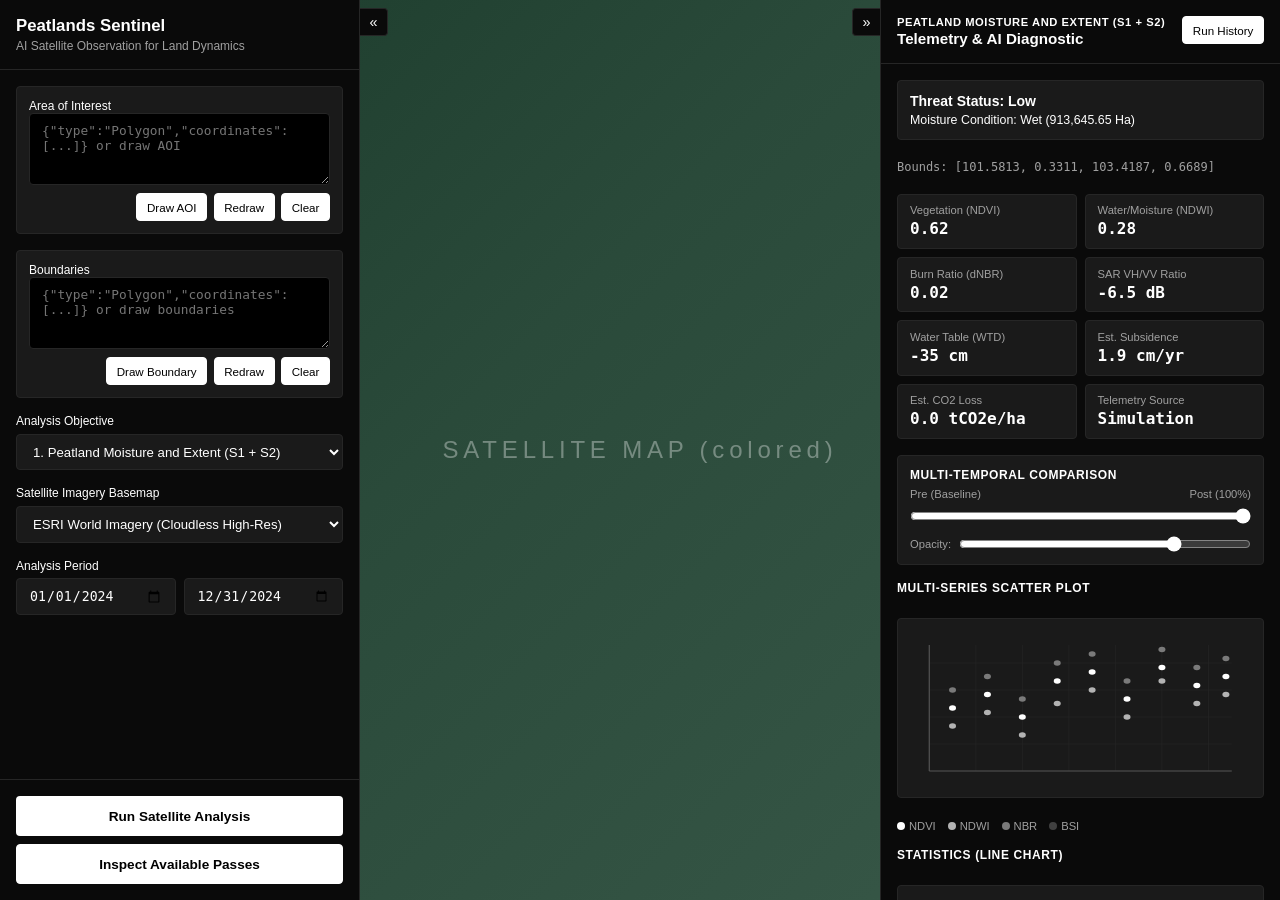
<file: docs/design-mockup.html>
<!DOCTYPE html>
<html lang="en">
<head>
  <meta charset="utf-8" />
  <meta name="viewport" content="width=device-width, initial-scale=1" />
  <title>Peatlands Sentinel - Design Mockup</title>
  <style>
    :root {
      --bg: #000000;
      --panel: #0a0a0a;
      --subtle: #1a1a1a;
      --border: #262626;
      --text: #ffffff;
      --muted: #a0a0a0;
      --radius: 4px;
    }
    * { box-sizing: border-box; margin: 0; padding: 0; }
    html, body { height: 100%; width: 100%; font-family: -apple-system, BlinkMacSystemFont, "Segoe UI", Roboto, Arial, sans-serif; background: var(--bg); color: var(--text); overflow: hidden; }

    /* hide scrollbars */
    * { scrollbar-width: none; -ms-overflow-style: none; }
    *::-webkit-scrollbar { display: none; width: 0; height: 0; }

    .viewport { position: relative; width: 100vw; height: 100vh; overflow: hidden; }
    .map { position: absolute; inset: 0; z-index: 1; background: linear-gradient(135deg, #1a3a2a 0%, #2a4a3a 40%, #3a5a4a 100%); }
    .map::after { content: "SATELLITE MAP (colored)"; position: absolute; top: 50%; left: 50%; transform: translate(-50%, -50%); color: rgba(255,255,255,0.35); font-size: 1.5rem; letter-spacing: 0.2em; }

    /* flush panels */
    .sidebar { position: absolute; top: 0; left: 0; bottom: 0; width: 360px; max-width: calc(100vw - 2rem); z-index: 20; background: var(--panel); border-right: 1px solid var(--border); display: flex; flex-direction: column; overflow: hidden; transition: transform 0.2s ease, width 0.2s ease; }
    .sidebar.collapsed { transform: translateX(-100%); }
    .sidebar-header { padding: 1rem; border-bottom: 1px solid var(--border); display: flex; justify-content: space-between; align-items: flex-start; }
    .sidebar-title { font-size: 1.05rem; font-weight: 700; }
    .sidebar-sub { font-size: 0.75rem; color: var(--muted); margin-top: 0.2rem; }
    .collapse-btn { background: none; border: 1px solid var(--border); color: var(--muted); font-size: 0.9rem; line-height: 1; padding: 0.2rem 0.5rem; border-radius: var(--radius); cursor: pointer; transition: background-color 0.15s ease, border-color 0.15s ease, color 0.15s ease; }
    .collapse-btn:hover { color: var(--text); border-color: var(--text); }
    .sidebar-body { padding: 1rem; display: flex; flex-direction: column; gap: 1rem; overflow-y: auto; flex: 1; }
    .section { display: flex; flex-direction: column; gap: 0.35rem; }
    .label { font-size: 0.75rem; font-weight: 500; color: var(--text); }
    .textarea { width: 100%; min-height: 72px; background: var(--bg); border: 1px solid var(--border); color: var(--text); border-radius: var(--radius); padding: 0.55rem 0.75rem; font-size: 0.8rem; font-family: ui-monospace, monospace; resize: vertical; }
    .row { display: flex; gap: 0.5rem; align-items: center; }
    .input { width: 100%; background: var(--subtle); border: 1px solid var(--border); color: var(--text); border-radius: var(--radius); padding: 0.55rem 0.75rem; font-size: 0.825rem; }
    .select { width: 100%; background: var(--subtle); border: 1px solid var(--border); color: var(--text); border-radius: var(--radius); padding: 0.55rem 0.75rem; font-size: 0.825rem; }
    .btn-row { display: flex; gap: 0.4rem; margin-top: 0.25rem; justify-content: flex-end; }
    .btn { display: inline-flex; align-items: center; justify-content: center; min-height: 40px; padding: 0 1rem; font-size: 0.85rem; font-weight: 600; border-radius: var(--radius); border: none; cursor: pointer; transition: background-color 0.15s ease, border-color 0.15s ease, color 0.15s ease, opacity 0.15s ease; }
    .btn-primary { background: #ffffff; color: #000000; }
    .btn-primary:hover { background: #d4d4d4; }
    .btn-outline { background: #ffffff; color: #000000; border: 1px solid #ffffff; transition: background-color 0.15s ease, border-color 0.15s ease, color 0.15s ease, opacity 0.15s ease; }
    .btn-sm { min-height: 28px; padding: 0 0.6rem; font-size: 0.725rem; background: #ffffff; color: #000000; border: 1px solid #ffffff; border-radius: var(--radius); cursor: pointer; transition: background-color 0.15s ease, border-color 0.15s ease, color 0.15s ease, opacity 0.15s ease; }
    .sidebar-footer { padding: 1rem; border-top: 1px solid var(--border); display: flex; flex-direction: column; gap: 0.5rem; }

    .drawer { position: absolute; top: 0; right: 0; bottom: 0; width: 400px; max-width: calc(100vw - 2rem); z-index: 20; background: var(--panel); border-left: 1px solid var(--border); display: flex; flex-direction: column; overflow: hidden; transition: transform 0.2s ease; }
    .drawer.collapsed { transform: translateX(100%); }
    .drawer-header { display: flex; justify-content: space-between; align-items: flex-start; padding: 1rem; border-bottom: 1px solid var(--border); }
    .drawer-tag { font-size: 0.7rem; text-transform: uppercase; font-weight: 700; letter-spacing: 0.05em; color: var(--text); }
    .drawer-heading { font-size: 0.95rem; font-weight: 600; margin-top: 0.15rem; }
    .close-btn { background: none; border: 1px solid var(--border); color: var(--muted); font-size: 1rem; line-height: 1; padding: 0.2rem 0.5rem; border-radius: var(--radius); cursor: pointer; transition: background-color 0.15s ease, border-color 0.15s ease, color 0.15s ease; }
    .close-btn:hover { color: var(--text); border-color: var(--text); }
    .drawer-body { padding: 1rem; display: flex; flex-direction: column; gap: 1rem; overflow-y: auto; flex: 1; }
    .status-banner { padding: 0.75rem; border-radius: var(--radius); background: var(--subtle); border: 1px solid var(--border); }
    .status-title { font-size: 0.875rem; font-weight: 700; }
    .status-sub { font-size: 0.775rem; color: var(--text); margin-top: 0.2rem; }
    .stats { display: grid; grid-template-columns: 1fr 1fr; gap: 0.5rem; }
    .stat { background: var(--subtle); border: 1px solid var(--border); border-radius: var(--radius); padding: 0.6rem 0.75rem; }
    .stat-label { font-size: 0.7rem; color: var(--muted); }
    .stat-value { font-size: 1rem; font-weight: 700; font-family: ui-monospace, monospace; margin-top: 0.2rem; }
    .block { background: transparent; border: none; border-radius: 0; padding: 0; }
    .card { background: var(--subtle); border: 1px solid var(--border); border-radius: var(--radius); padding: 0.75rem; }
    .block-title { font-size: 0.75rem; text-transform: uppercase; letter-spacing: 0.05em; font-weight: 600; margin-bottom: 0.4rem; }
    .block-text { font-size: 0.8rem; line-height: 1.45; color: var(--text); }
    .list { list-style: square; padding-left: 1.25rem; margin-top: 0.35rem; font-size: 0.775rem; color: #d4d4d4; display: flex; flex-direction: column; gap: 0.25rem; }
    .scatter { background: var(--subtle); border: 1px solid var(--border); border-radius: var(--radius); padding: 0.5rem; height: 180px; }
    .scatter svg { width: 100%; height: 100%; }
    .history { background: var(--subtle); border: 1px solid var(--border); border-radius: var(--radius); padding: 0.65rem 0.75rem; display: flex; flex-direction: column; gap: 0.4rem; font-size: 0.75rem; }
    .pass-status { font-size: 0.75rem; color: var(--muted); padding: 0.25rem 0; }
    .bounds-line { font-size: 0.75rem; color: var(--muted); font-family: ui-monospace, monospace; padding: 0.25rem 0; }

    .edge-toggle { position: absolute; top: 0.5rem; z-index: 25; background: var(--panel); border: 1px solid var(--border); color: var(--text); width: 28px; height: 28px; border-radius: var(--radius); cursor: pointer; font-size: 0.9rem; display: flex; align-items: center; justify-content: center; transition: background-color 0.15s ease, border-color 0.15s ease, color 0.15s ease; }
    .edge-toggle.left { left: 360px; border-left: none; border-top-left-radius: 0; border-bottom-left-radius: 0; }
    .edge-toggle.right { right: 400px; border-right: none; border-top-right-radius: 0; border-bottom-right-radius: 0; }
    .sidebar.collapsed ~ .edge-toggle.left { left: 0; }
    .drawer.collapsed ~ .edge-toggle.right { right: 0; }

    @media (max-width: 900px) {
      .sidebar, .drawer { position: absolute; top: auto; bottom: 0; left: 0; right: 0; width: auto; max-height: 50vh; }
      .edge-toggle { display: none; }
    }
  </style>
</head>
<body>
  <div class="viewport">
    <div class="map"></div>

    <aside class="sidebar" id="sidebar">
      <div class="sidebar-header">
        <div>
          <div class="sidebar-title">Peatlands Sentinel</div>
          <div class="sidebar-sub">AI Satellite Observation for Land Dynamics</div>
        </div>
      </div>
      <div class="sidebar-body">
        <div class="card">
          <div class="label">Area of Interest</div>
          <textarea class="textarea" placeholder='{"type":"Polygon","coordinates":[...]} or draw AOI'></textarea>
          <div class="btn-row">
            <button class="btn-sm">Draw AOI</button>
            <button class="btn-sm">Redraw</button>
            <button class="btn-sm">Clear</button>
          </div>
        </div>
        <div class="card">
          <div class="label">Boundaries</div>
          <textarea class="textarea" placeholder='{"type":"Polygon","coordinates":[...]} or draw boundaries'></textarea>
          <div class="btn-row">
            <button class="btn-sm">Draw Boundary</button>
            <button class="btn-sm">Redraw</button>
            <button class="btn-sm">Clear</button>
          </div>
        </div>
        <div class="section">
          <div class="label">Analysis Objective</div>
          <select class="select">
            <option>1. Peatland Moisture and Extent (S1 + S2)</option>
            <option>2. Peat Topography and Slope (Copernicus DEM)</option>
            <option>3. Forest to Bare Land (Deforestation)</option>
            <option>4. Forest to Mining Excavation</option>
            <option>5. Forest to Oil Palm Plantation</option>
            <option>6. Deforestation Expansion Tracking</option>
            <option>7. Deforestation Reclamation Monitoring</option>
            <option>8. Bare Land to Vegetation Succession</option>
            <option>9. Wildfire Susceptibility and Burn Severity (dNBR)</option>
            <option>10. Water Dynamics and Peat Canals (MNDWI)</option>
          </select>
        </div>
        <div class="section">
          <div class="label">Satellite Imagery Basemap</div>
          <select class="select">
            <option>ESRI World Imagery (Cloudless High-Res)</option>
            <option>Sentinel-2 True Color</option>
            <option>Sentinel-2 False Color</option>
            <option>OpenStreetMap</option>
          </select>
        </div>
        <div class="section">
          <div class="label">Analysis Period</div>
          <div class="row">
            <input class="input" type="date" value="2024-01-01" />
            <input class="input" type="date" value="2024-12-31" />
          </div>
        </div>
      </div>
      <div class="sidebar-footer">
        <button class="btn btn-primary">Run Satellite Analysis</button>
        <button class="btn btn-outline">Inspect Available Passes</button>
      </div>
    </aside>
    <button class="edge-toggle left" id="toggleLeft" onclick="document.getElementById('sidebar').classList.toggle('collapsed'); syncToggles();">&laquo;</button>

    <aside class="drawer" id="drawer">
      <div class="drawer-header">
        <div>
          <div class="drawer-tag">Peatland Moisture and Extent (S1 + S2)</div>
          <div class="drawer-heading">Telemetry &amp; AI Diagnostic</div>
        </div>
        <div style="display: flex; gap: 0.4rem;">
          <button class="btn-sm" onclick="alert('Open Run History modal')">Run History</button>
          <!-- collapse control moved to outer edge toggle -->
        </div>
      </div>
      <div class="drawer-body">
        <div class="status-banner">
          <div class="status-title">Threat Status: Low</div>
          <div class="status-sub">Moisture Condition: Wet (913,645.65 Ha)</div>
        </div>
        <div class="bounds-line">Bounds: [101.5813, 0.3311, 103.4187, 0.6689]</div>
        <div class="stats">
          <div class="stat"><div class="stat-label">Vegetation (NDVI)</div><div class="stat-value">0.62</div></div>
          <div class="stat"><div class="stat-label">Water/Moisture (NDWI)</div><div class="stat-value">0.28</div></div>
          <div class="stat"><div class="stat-label">Burn Ratio (dNBR)</div><div class="stat-value">0.02</div></div>
          <div class="stat"><div class="stat-label">SAR VH/VV Ratio</div><div class="stat-value">-6.5 dB</div></div>
          <div class="stat"><div class="stat-label">Water Table (WTD)</div><div class="stat-value">-35 cm</div></div>
          <div class="stat"><div class="stat-label">Est. Subsidence</div><div class="stat-value">1.9 cm/yr</div></div>
          <div class="stat"><div class="stat-label">Est. CO2 Loss</div><div class="stat-value">0.0 tCO2e/ha</div></div>
          <div class="stat"><div class="stat-label">Telemetry Source</div><div class="stat-value">Simulation</div></div>
        </div>
        <div class="card">
          <div class="block-title">Multi-Temporal Comparison</div>
          <div style="display: flex; justify-content: space-between; font-size: 0.7rem; color: var(--muted); margin-bottom: 0.25rem;">
            <span>Pre (Baseline)</span><span>Post (100%)</span>
          </div>
          <input type="range" min="0" max="100" value="100" style="width: 100%; accent-color: #ffffff; margin-top: 0.25rem;" />
          <div style="display: flex; align-items: center; gap: 0.5rem; margin-top: 0.5rem;">
            <span style="font-size: 0.7rem; color: var(--muted);">Opacity:</span>
            <input type="range" min="0" max="100" value="75" style="flex: 1; accent-color: #ffffff;" />
          </div>
        </div>
          <div class="block-title">Multi-Series Scatter Plot</div>
          <div class="scatter">
            <svg viewBox="0 0 300 180" preserveAspectRatio="none">
              <!-- grid lines -->
              <g stroke="#2a2a2a" stroke-width="0.5">
                <line x1="20" y1="40" x2="280" y2="40" />
                <line x1="20" y1="70" x2="280" y2="70" />
                <line x1="20" y1="100" x2="280" y2="100" />
                <line x1="20" y1="130" x2="280" y2="130" />
                <line x1="20" y1="160" x2="280" y2="160" />
                <line x1="60" y1="20" x2="60" y2="160" />
                <line x1="100" y1="20" x2="100" y2="160" />
                <line x1="140" y1="20" x2="140" y2="160" />
                <line x1="180" y1="20" x2="180" y2="160" />
                <line x1="220" y1="20" x2="220" y2="160" />
                <line x1="260" y1="20" x2="260" y2="160" />
              </g>
              <line x1="20" y1="160" x2="280" y2="160" stroke="#555" stroke-width="1" />
              <line x1="20" y1="20" x2="20" y2="160" stroke="#555" stroke-width="1" />
              <!-- series: NDVI (white), NDWI (light gray), NBR (mid gray), BSI (dark gray) -->
              <circle cx="40" cy="90" r="3" fill="#ffffff" />
              <circle cx="70" cy="75" r="3" fill="#ffffff" />
              <circle cx="100" cy="100" r="3" fill="#ffffff" />
              <circle cx="130" cy="60" r="3" fill="#ffffff" />
              <circle cx="160" cy="50" r="3" fill="#ffffff" />
              <circle cx="190" cy="80" r="3" fill="#ffffff" />
              <circle cx="220" cy="45" r="3" fill="#ffffff" />
              <circle cx="250" cy="65" r="3" fill="#ffffff" />
              <circle cx="275" cy="55" r="3" fill="#ffffff" />

              <circle cx="40" cy="110" r="3" fill="#b3b3b3" />
              <circle cx="70" cy="95" r="3" fill="#b3b3b3" />
              <circle cx="100" cy="120" r="3" fill="#b3b3b3" />
              <circle cx="130" cy="85" r="3" fill="#b3b3b3" />
              <circle cx="160" cy="70" r="3" fill="#b3b3b3" />
              <circle cx="190" cy="100" r="3" fill="#b3b3b3" />
              <circle cx="220" cy="60" r="3" fill="#b3b3b3" />
              <circle cx="250" cy="85" r="3" fill="#b3b3b3" />
              <circle cx="275" cy="75" r="3" fill="#b3b3b3" />

              <circle cx="40" cy="70" r="3" fill="#7a7a7a" />
              <circle cx="70" cy="55" r="3" fill="#7a7a7a" />
              <circle cx="100" cy="80" r="3" fill="#7a7a7a" />
              <circle cx="130" cy="40" r="3" fill="#7a7a7a" />
              <circle cx="160" cy="30" r="3" fill="#7a7a7a" />
              <circle cx="190" cy="60" r="3" fill="#7a7a7a" />
              <circle cx="220" cy="25" r="3" fill="#7a7a7a" />
              <circle cx="250" cy="45" r="3" fill="#7a7a7a" />
              <circle cx="275" cy="35" r="3" fill="#7a7a7a" />
            </svg>
          </div>
          <div style="display: flex; gap: 0.75rem; margin-top: 0.4rem; font-size: 0.7rem; color: var(--muted); flex-wrap: wrap;">
            <span><span style="display:inline-block;width:8px;height:8px;background:#ffffff;border-radius:50%;margin-right:4px;"></span>NDVI</span>
            <span><span style="display:inline-block;width:8px;height:8px;background:#b3b3b3;border-radius:50%;margin-right:4px;"></span>NDWI</span>
            <span><span style="display:inline-block;width:8px;height:8px;background:#7a7a7a;border-radius:50%;margin-right:4px;"></span>NBR</span>
            <span><span style="display:inline-block;width:8px;height:8px;background:#404040;border-radius:50%;margin-right:4px;"></span>BSI</span>
          </div>
          <div class="block-title">Statistics (Line Chart)</div>
          <div class="scatter">
            <svg viewBox="0 0 300 180" preserveAspectRatio="none">
              <g stroke="#2a2a2a" stroke-width="0.5">
                <line x1="20" y1="40" x2="280" y2="40" />
                <line x1="20" y1="70" x2="280" y2="70" />
                <line x1="20" y1="100" x2="280" y2="100" />
                <line x1="20" y1="130" x2="280" y2="130" />
                <line x1="20" y1="160" x2="280" y2="160" />
                <line x1="60" y1="20" x2="60" y2="160" />
                <line x1="100" y1="20" x2="100" y2="160" />
                <line x1="140" y1="20" x2="140" y2="160" />
                <line x1="180" y1="20" x2="180" y2="160" />
                <line x1="220" y1="20" x2="220" y2="160" />
                <line x1="260" y1="20" x2="260" y2="160" />
              </g>
              <line x1="20" y1="160" x2="280" y2="160" stroke="#555" stroke-width="1" />
              <line x1="20" y1="20" x2="20" y2="160" stroke="#555" stroke-width="1" />
              <polyline points="40,90 70,75 100,100 130,60 160,50 190,80 220,45 250,65 275,55" fill="none" stroke="#ffffff" stroke-width="1.5" />
              <polyline points="40,110 70,95 100,120 130,85 160,70 190,100 220,60 250,85 275,75" fill="none" stroke="#b3b3b3" stroke-width="1.5" />
              <polyline points="40,70 70,55 100,80 130,40 160,30 190,60 220,25 250,45 275,35" fill="none" stroke="#7a7a7a" stroke-width="1.5" />
              <polyline points="40,130 70,115 100,140 130,105 160,95 190,125 220,85 250,110 275,100" fill="none" stroke="#404040" stroke-width="1.5" />
            </svg>
          </div>
          <div style="display: flex; gap: 0.75rem; margin-top: 0.4rem; font-size: 0.7rem; color: var(--muted); flex-wrap: wrap;">
            <span><span style="display:inline-block;width:12px;height:2px;background:#ffffff;margin-right:4px;vertical-align:middle;"></span>NDVI</span>
            <span><span style="display:inline-block;width:12px;height:2px;background:#b3b3b3;margin-right:4px;vertical-align:middle;"></span>NDWI</span>
            <span><span style="display:inline-block;width:12px;height:2px;background:#7a7a7a;margin-right:4px;vertical-align:middle;"></span>NBR</span>
            <span><span style="display:inline-block;width:12px;height:2px;background:#404040;margin-right:4px;vertical-align:middle;"></span>BSI</span>
          </div>
        <div class="card">
          <div class="block-title">Land Conversion (Ha)</div>
          <div style="font-size: 0.8rem; color: var(--text);">Primary Forest to Oil Palm Plantation</div>
          <div style="font-size: 0.85rem; font-weight: 700; color: var(--text); margin-top: 0.2rem;">74346.5 Ha</div>
        </div>
        <div class="card">
          <div class="block-title">Canal Blocking Simulation</div>
          <input type="range" min="0" max="20" value="2" style="width: 100%; accent-color: #ffffff;" />
          <div style="font-size: 0.75rem; margin-top: 0.4rem;">2 dams / 100 Ha</div>
          <p style="font-size: 0.775rem; color: var(--muted); margin-top: 0.4rem;">WTD -20 to -10 cm | 676553.1 tCO2e/yr | 1487 dams | meets -40 cm</p>
        </div>
        <div class="card">
          <div class="block-title">Field Validation</div>
          <div style="display: flex; gap: 0.5rem;">
            <button class="btn btn-outline" style="flex:1; min-height:32px; font-size:0.725rem;">Active Fires (FIRMS)</button>
            <button class="btn btn-outline" style="flex:1; min-height:32px; font-size:0.725rem;">Live NDVI (COG)</button>
          </div>
        </div>
        <div class="card">
          <div class="block-title">AI Observation Narrative</div>
          <p class="block-text">Hydrological balance stable. Dense canopy coverage acts as a natural moisture barrier. Target peat_moisture: Canopy health remains optimal (NDVI: 0.62) with positive water retention (NDWI: 0.28).</p>
        </div>
        <div class="card">
          <div class="block-title">Field Recommendations</div>
          <ul class="list"><li>Maintain baseline environmental surveillance</li></ul>
        </div>
        <div class="card">
          <div class="pass-status">Found 4 Sentinel-2 and 4 Sentinel-1 passes</div>
        </div>
        <div class="history">
          <div style="font-family: monospace; font-size: 0.75rem; font-weight: 600;">sentinel_6453f52e</div>
          <div style="font-size: 0.7rem; color: var(--muted);">2026-11-12T20:13:10Z</div>
          <div style="display: flex; justify-content: space-between; font-size: 0.75rem;">
            <span>peat_moisture</span><span>913645.65 Ha</span>
          </div>
          <div style="display: flex; gap: 0.5rem; margin-top: 0.2rem;">
            <button class="btn-sm">View</button>
            <button class="btn-sm">Export</button>
          </div>
        </div>
        <button class="btn btn-outline" style="width: 100%;">Export GIS Bundle (ZIP, XLSX, QGIS)</button>
      </div>
    </aside>
    <button class="edge-toggle right" id="toggleRight" onclick="document.getElementById('drawer').classList.toggle('collapsed'); syncToggles();">&raquo;</button>

    <script>
      function syncToggles() {
        const sb = document.getElementById('sidebar');
        const dr = document.getElementById('drawer');
        const tl = document.getElementById('toggleLeft');
        const tr = document.getElementById('toggleRight');
        tl.style.left = sb.classList.contains('collapsed') ? '0px' : '360px';
        tl.textContent = sb.classList.contains('collapsed') ? '\u00bb' : '\u00ab';
        tr.style.right = dr.classList.contains('collapsed') ? '0px' : '400px';
        tr.textContent = dr.classList.contains('collapsed') ? '\u00ab' : '\u00bb';
      }
      syncToggles();
    </script>
  </div>
</body>
</html>
</file>
